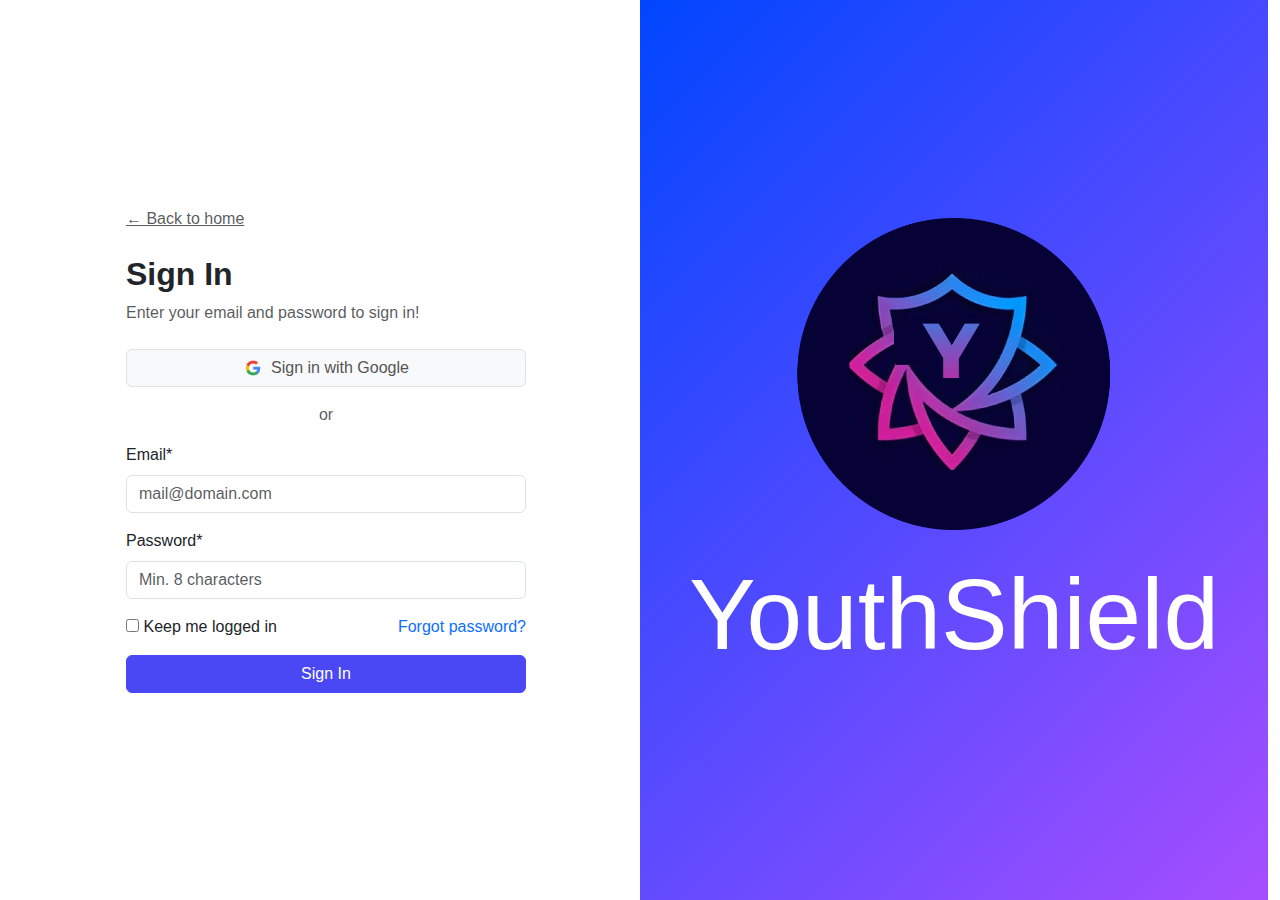
<file: login.html>
<!DOCTYPE html>
<html lang="en">
<head>
    <meta charset="UTF-8">
    <meta name="viewport" content="width=device-width, initial-scale=1.0">
    <title>YouthShield - Sign In</title>
    <link href="https://cdn.jsdelivr.net/npm/bootstrap@5.3.0-alpha3/dist/css/bootstrap.min.css" rel="stylesheet">
    <link rel="stylesheet" href="css/loginstyle.css">
</head>
<body>
    <div class="container-fluid vh-100 d-flex">
        <!-- Left Section -->
        <div class="col-md-6 d-flex align-items-center justify-content-center bg-white px-5">
            <div class="w-100" style="max-width: 400px;">
                <a href="index.html" class="text-muted mb-4 d-inline-block">&larr; Back to home</a>
                <h2 class="fw-bold">Sign In</h2>
                <p class="text-muted mb-4">Enter your email and password to sign in!</p>
                <button class="btn btn-light w-100 border mb-3 d-flex align-items-center justify-content-center">
                    <img src="images/google-icon.png" alt="Google Icon" class="me-2" style="width: 20px;"> Sign in with Google
                </button>
                <div class="text-center text-muted mb-3">or</div>
                <form>
                    <div class="mb-3">
                        <label for="email" class="form-label">Email*</label>
                        <input type="email" id="email" class="form-control" placeholder="mail@domain.com">
                    </div>
                    <div class="mb-3 position-relative">
                        <label for="password" class="form-label">Password*</label>
                        <input type="password" id="password" class="form-control" placeholder="Min. 8 characters">
                        
                    </div>
                    <div class="d-flex justify-content-between align-items-center mb-3">
                        <div>
                            <input type="checkbox" id="keep-logged-in">
                            <label for="keep-logged-in" class="form-check-label">Keep me logged in</label>
                        </div>
                        <a href="#" class="text-decoration-none">Forgot password?</a>
                    </div>
                    <button type="submit" class="btn btn-primary w-100">Sign In</button>
                </form>
                
            </div>
        </div>
        <!-- Right Section -->
        <div class="col-md-6 bg-primary d-flex flex-column justify-content-center align-items-center text-white">
            <img src="images/logo-2.png" alt="YouthShield Logo" class="mb-4" style="width: 400px;">
            <h1 class="bold-text">YouthShield</h1>
        </div>
    </div>
</body>
</html>
</file>
<file: css/loginstyle.css>
/* General styling */
body {
  margin: 0;
  font-family: Arial, sans-serif;
}

/* Left Section */
.bg-white {
  background-color: #ffffff;
}

/* Right Section */
.bg-primary {
  background: linear-gradient(135deg, #0046ff, #a64eff);
  color: #ffffff;
}

/* Buttons */
.btn-primary {
  background-color: #4a47f5;
  border-color: #4a47f5;
}

.btn-primary:hover {
  background-color: #3733d5;
  border-color: #3733d5;
}

.btn-light {
  color: #555;
  background-color: #f8f9fa;
  border: 1px solid #ddd;
}

.bold-text{
  font-size: 100px;
  font-weight: 100px;
}
</file>
